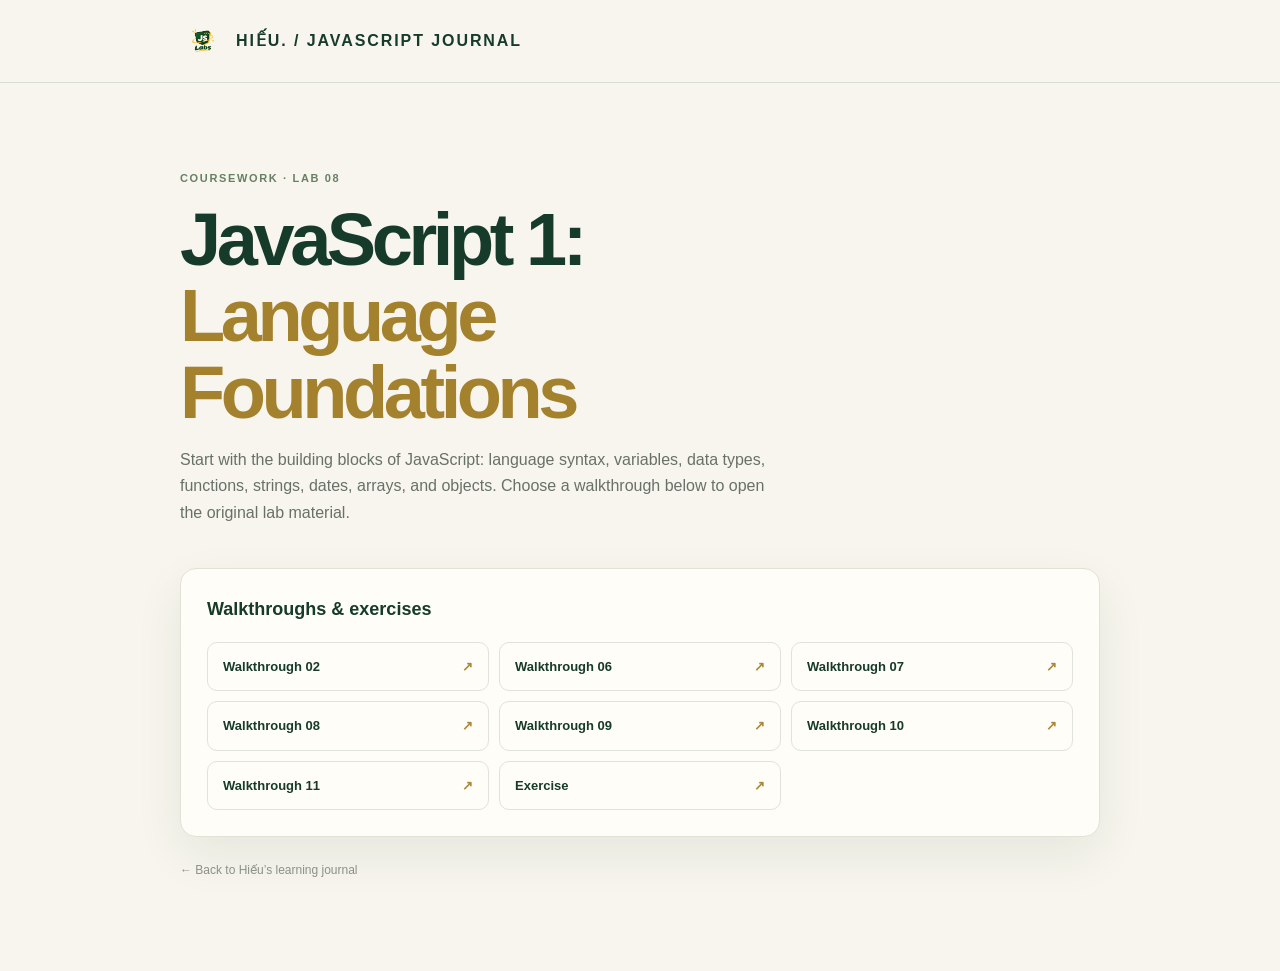
<file: ch08-lab-start-master/index.html>
<!doctype html>
<html lang="en"><head><meta charset="utf-8"><meta name="viewport" content="width=device-width,initial-scale=1"><meta name="theme-color" content="#173b2b"><title>Lab 08 — JavaScript 1: Language Foundations</title><style>:root{color-scheme:light;--green:#173b2b;--cream:#f7f5ed;--yellow:#f3c84b}*{box-sizing:border-box}body{margin:0;background:var(--cream);color:#1f2923;font:16px/1.65 'DM Sans',Arial,sans-serif}.wrap{width:min(920px,calc(100% - 40px));margin:auto}header{padding:22px 0;border-bottom:1px solid #d9ddd2}a{color:inherit;text-decoration:none}.brand{display:flex;align-items:center;gap:10px;font-weight:700;letter-spacing:.12em;color:var(--green)}.brand-logo{display:block;width:46px;height:38px;object-fit:contain}main{padding:75px 0 90px}.eyebrow{color:#668064;font-size:11px;font-weight:700;letter-spacing:.15em}h1{font:700 clamp(42px,8vw,74px)/1.03 'Arial',sans-serif;letter-spacing:-.06em;color:var(--green);max-width:720px;margin:15px 0}h1 span{color:#a4812d}.intro{max-width:610px;color:#687168}.panel{margin-top:42px;background:#fffdf7;border:1px solid #e3e1d4;border-radius:16px;padding:26px;box-shadow:0 18px 50px #20362812}.panel h2{margin:0 0 17px;color:var(--green);font-size:18px}.links{display:grid;grid-template-columns:repeat(auto-fit,minmax(210px,1fr));gap:10px}.links a{padding:13px 15px;border:1px solid #dfe3d9;border-radius:10px;color:var(--green);font-size:13px;font-weight:600;transition:.2s}.links a:hover{background:#f3eddb;border-color:#dfcf8a;transform:translateY(-2px)}.links span{color:#aa8839;float:right}footer{padding-top:24px;color:#8a9188;font-size:12px}@media(prefers-reduced-motion:reduce){*,*:before,*:after{scroll-behavior:auto!important;transition:none!important}}</style></head>
<body><header><div class="wrap"><a class="brand" href="../index.html"><img class="brand-logo" src="../images/logo.png" alt=""> HIẾU. / JAVASCRIPT JOURNAL</a></div></header><main class="wrap"><p class="eyebrow">COURSEWORK · LAB 08</p><h1>JavaScript 1:<br><span>Language Foundations</span></h1><p class="intro">Start with the building blocks of JavaScript: language syntax, variables, data types, functions, strings, dates, arrays, and objects. Choose a walkthrough below to open the original lab material.</p><section class="panel"><h2>Walkthroughs & exercises</h2><nav class="links" aria-label="Lab 08 pages"><a href="lab08-walkthrough02.html">Walkthrough 02 <span>↗</span></a><a href="lab08-walkthrough06.html">Walkthrough 06 <span>↗</span></a><a href="lab08-walkthrough07.html">Walkthrough 07 <span>↗</span></a><a href="lab08-walkthrough08.html">Walkthrough 08 <span>↗</span></a><a href="lab08-walkthrough09.html">Walkthrough 09 <span>↗</span></a><a href="lab08-walkthrough10.html">Walkthrough 10 <span>↗</span></a><a href="lab08-walkthrough11.html">Walkthrough 11 <span>↗</span></a><a href="exercise.html">Exercise <span>↗</span></a></nav></section><footer><a href="../index.html">← Back to Hiếu’s learning journal</a></footer></main></body></html>
</file>
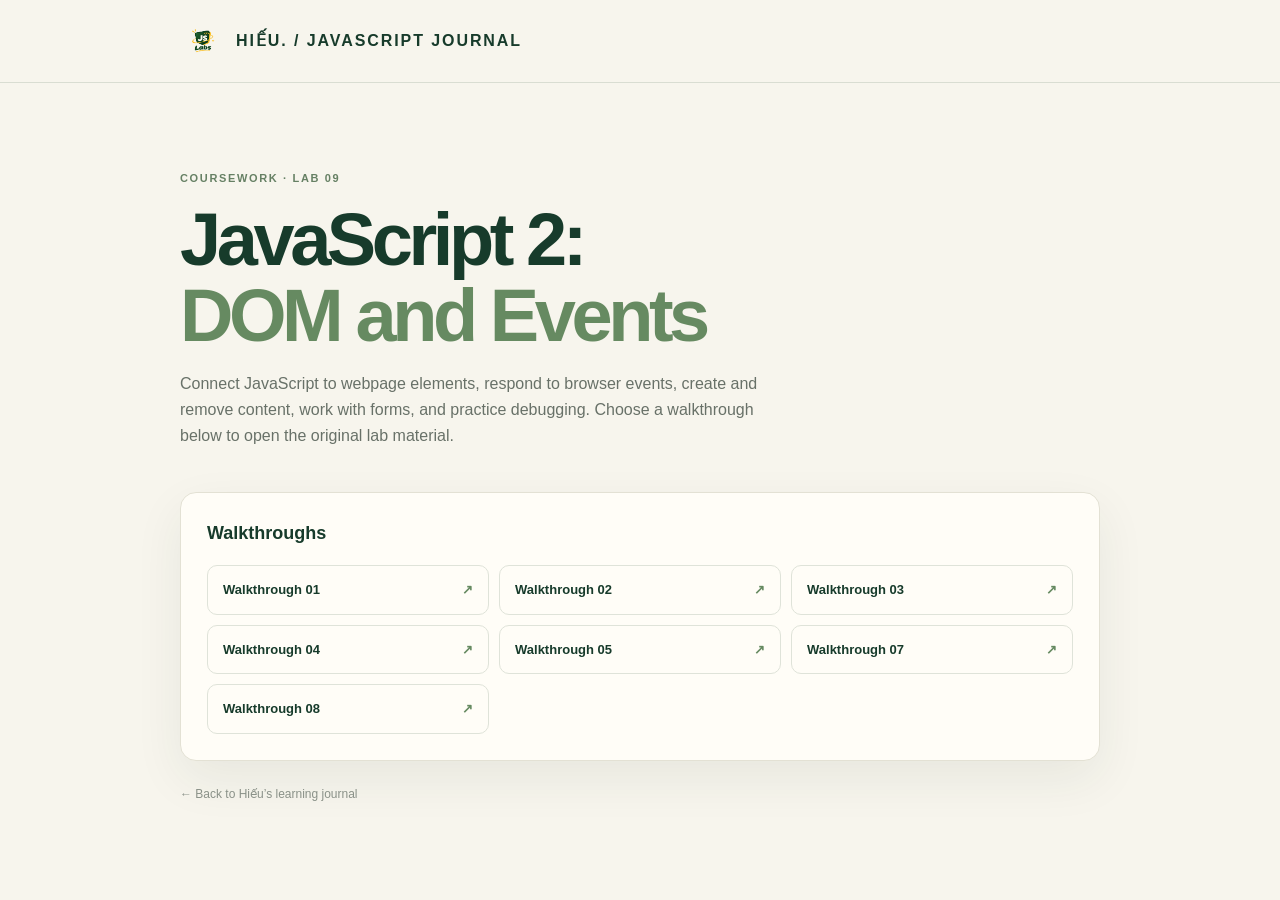
<file: ch09-lab-start-master/index.html>
<!doctype html>
<html lang="en"><head><meta charset="utf-8"><meta name="viewport" content="width=device-width,initial-scale=1"><meta name="theme-color" content="#173b2b"><title>Lab 09 — JavaScript 2: DOM and Events</title><style>:root{color-scheme:light;--green:#173b2b;--cream:#f7f5ed;--yellow:#f3c84b}*{box-sizing:border-box}body{margin:0;background:var(--cream);color:#1f2923;font:16px/1.65 'DM Sans',Arial,sans-serif}.wrap{width:min(920px,calc(100% - 40px));margin:auto}header{padding:22px 0;border-bottom:1px solid #d9ddd2}a{color:inherit;text-decoration:none}.brand{display:flex;align-items:center;gap:10px;font-weight:700;letter-spacing:.12em;color:var(--green)}.brand-logo{display:block;width:46px;height:38px;object-fit:contain}main{padding:75px 0 90px}.eyebrow{color:#668064;font-size:11px;font-weight:700;letter-spacing:.15em}h1{font:700 clamp(42px,8vw,74px)/1.03 'Arial',sans-serif;letter-spacing:-.06em;color:var(--green);max-width:720px;margin:15px 0}h1 span{color:#668a61}.intro{max-width:610px;color:#687168}.panel{margin-top:42px;background:#fffdf7;border:1px solid #e3e1d4;border-radius:16px;padding:26px;box-shadow:0 18px 50px #20362812}.panel h2{margin:0 0 17px;color:var(--green);font-size:18px}.links{display:grid;grid-template-columns:repeat(auto-fit,minmax(210px,1fr));gap:10px}.links a{padding:13px 15px;border:1px solid #dfe3d9;border-radius:10px;color:var(--green);font-size:13px;font-weight:600;transition:.2s}.links a:hover{background:#eaf0e5;border-color:#a9bea0;transform:translateY(-2px)}.links span{color:#668a61;float:right}footer{padding-top:24px;color:#8a9188;font-size:12px}@media(prefers-reduced-motion:reduce){*,:before,:after{scroll-behavior:auto!important;transition:none!important}}</style></head>
<body><header><div class="wrap"><a class="brand" href="../index.html"><img class="brand-logo" src="../images/logo.png" alt=""> HIẾU. / JAVASCRIPT JOURNAL</a></div></header><main class="wrap"><p class="eyebrow">COURSEWORK · LAB 09</p><h1>JavaScript 2:<br><span>DOM and Events</span></h1><p class="intro">Connect JavaScript to webpage elements, respond to browser events, create and remove content, work with forms, and practice debugging. Choose a walkthrough below to open the original lab material.</p><section class="panel"><h2>Walkthroughs</h2><nav class="links" aria-label="Lab 09 pages"><a href="lab09-walkthrough01.html">Walkthrough 01 <span>↗</span></a><a href="lab09-walkthrough02.html">Walkthrough 02 <span>↗</span></a><a href="lab09-walkthrough03.html">Walkthrough 03 <span>↗</span></a><a href="lab09-walkthrough04.html">Walkthrough 04 <span>↗</span></a><a href="lab09-walkthrough05.html">Walkthrough 05 <span>↗</span></a><a href="lab09-walkthrough07.html">Walkthrough 07 <span>↗</span></a><a href="lab09-walkthrough08.html">Walkthrough 08 <span>↗</span></a></nav></section><footer><a href="../index.html">← Back to Hiếu’s learning journal</a></footer></main></body></html>
</file>
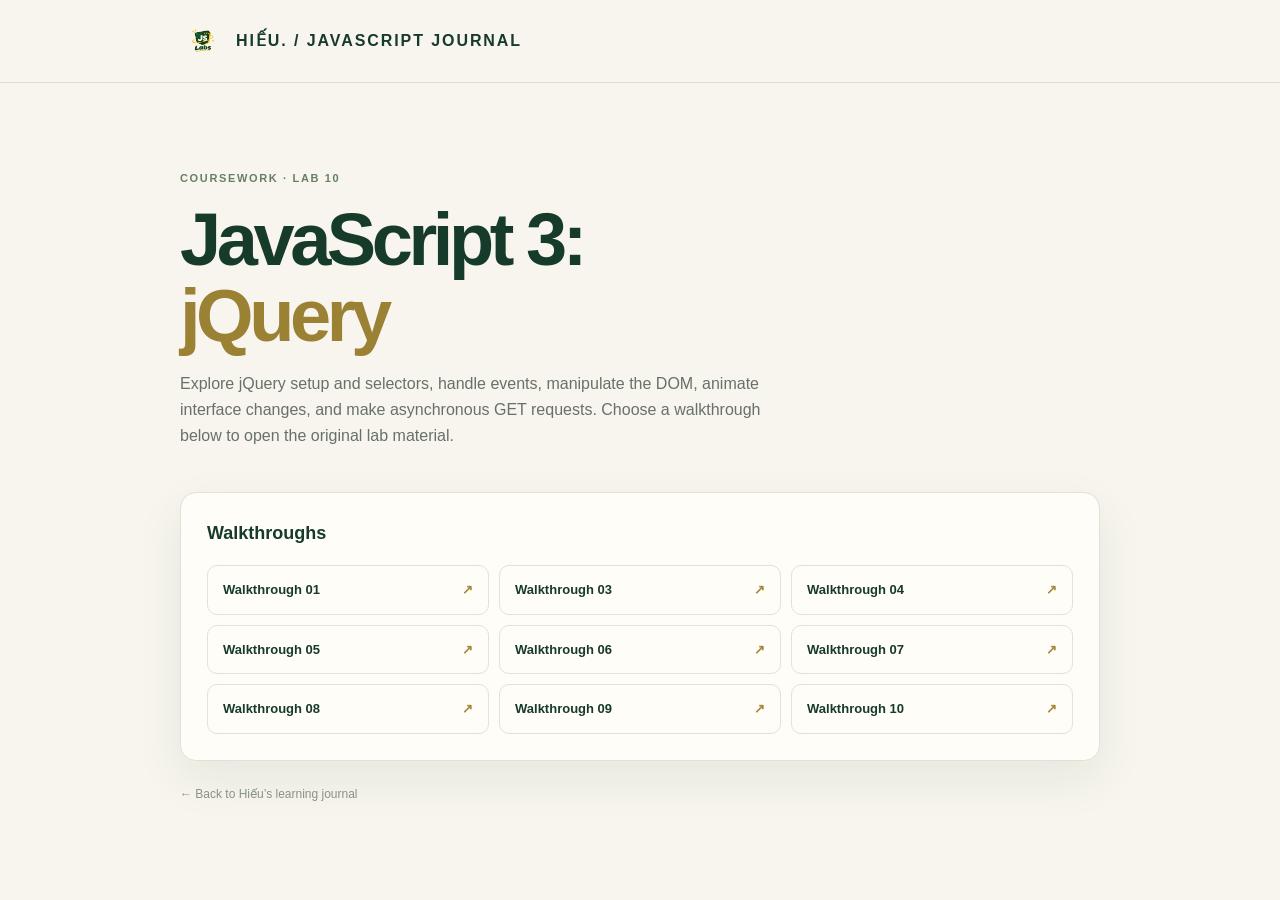
<file: ch10-lab-start-master/index.html>
<!doctype html>
<html lang="en"><head><meta charset="utf-8"><meta name="viewport" content="width=device-width,initial-scale=1"><meta name="theme-color" content="#173b2b"><title>Lab 10 — JavaScript 3: jQuery</title><style>:root{color-scheme:light;--green:#173b2b;--cream:#f7f5ed;--yellow:#f3c84b}*{box-sizing:border-box}body{margin:0;background:var(--cream);color:#1f2923;font:16px/1.65 'DM Sans',Arial,sans-serif}.wrap{width:min(920px,calc(100% - 40px));margin:auto}header{padding:22px 0;border-bottom:1px solid #d9ddd2}a{color:inherit;text-decoration:none}.brand{display:flex;align-items:center;gap:10px;font-weight:700;letter-spacing:.12em;color:var(--green)}.brand-logo{display:block;width:46px;height:38px;object-fit:contain}main{padding:75px 0 90px}.eyebrow{color:#668064;font-size:11px;font-weight:700;letter-spacing:.15em}h1{font:700 clamp(42px,8vw,74px)/1.03 'Arial',sans-serif;letter-spacing:-.06em;color:var(--green);max-width:720px;margin:15px 0}h1 span{color:#9b8134}.intro{max-width:610px;color:#687168}.panel{margin-top:42px;background:#fffdf7;border:1px solid #e3e1d4;border-radius:16px;padding:26px;box-shadow:0 18px 50px #20362812}.panel h2{margin:0 0 17px;color:var(--green);font-size:18px}.links{display:grid;grid-template-columns:repeat(auto-fit,minmax(210px,1fr));gap:10px}.links a{padding:13px 15px;border:1px solid #dfe3d9;border-radius:10px;color:var(--green);font-size:13px;font-weight:600;transition:.2s}.links a:hover{background:#e9eee1;border-color:#b4bf91;transform:translateY(-2px)}.links span{color:#a48738;float:right}footer{padding-top:24px;color:#8a9188;font-size:12px}@media(prefers-reduced-motion:reduce){*,:before,:after{scroll-behavior:auto!important;transition:none!important}}</style></head>
<body><header><div class="wrap"><a class="brand" href="../index.html"><img class="brand-logo" src="../images/logo.png" alt=""> HIẾU. / JAVASCRIPT JOURNAL</a></div></header><main class="wrap"><p class="eyebrow">COURSEWORK · LAB 10</p><h1>JavaScript 3:<br><span>jQuery</span></h1><p class="intro">Explore jQuery setup and selectors, handle events, manipulate the DOM, animate interface changes, and make asynchronous GET requests. Choose a walkthrough below to open the original lab material.</p><section class="panel"><h2>Walkthroughs</h2><nav class="links" aria-label="Lab 10 pages"><a href="lab10-walkthrough01.html">Walkthrough 01 <span>↗</span></a><a href="lab10-walkthrough03.html">Walkthrough 03 <span>↗</span></a><a href="lab10-walkthrough04.html">Walkthrough 04 <span>↗</span></a><a href="lab10-walkthrough05.html">Walkthrough 05 <span>↗</span></a><a href="lab10-walkthrough06.html">Walkthrough 06 <span>↗</span></a><a href="lab10-walkthrough07.html">Walkthrough 07 <span>↗</span></a><a href="lab10-walkthrough08.html">Walkthrough 08 <span>↗</span></a><a href="lab10-walkthrough09.html">Walkthrough 09 <span>↗</span></a><a href="lab10-walkthrough10.html">Walkthrough 10 <span>↗</span></a></nav></section><footer><a href="../index.html">← Back to Hiếu’s learning journal</a></footer></main></body></html>
</file>
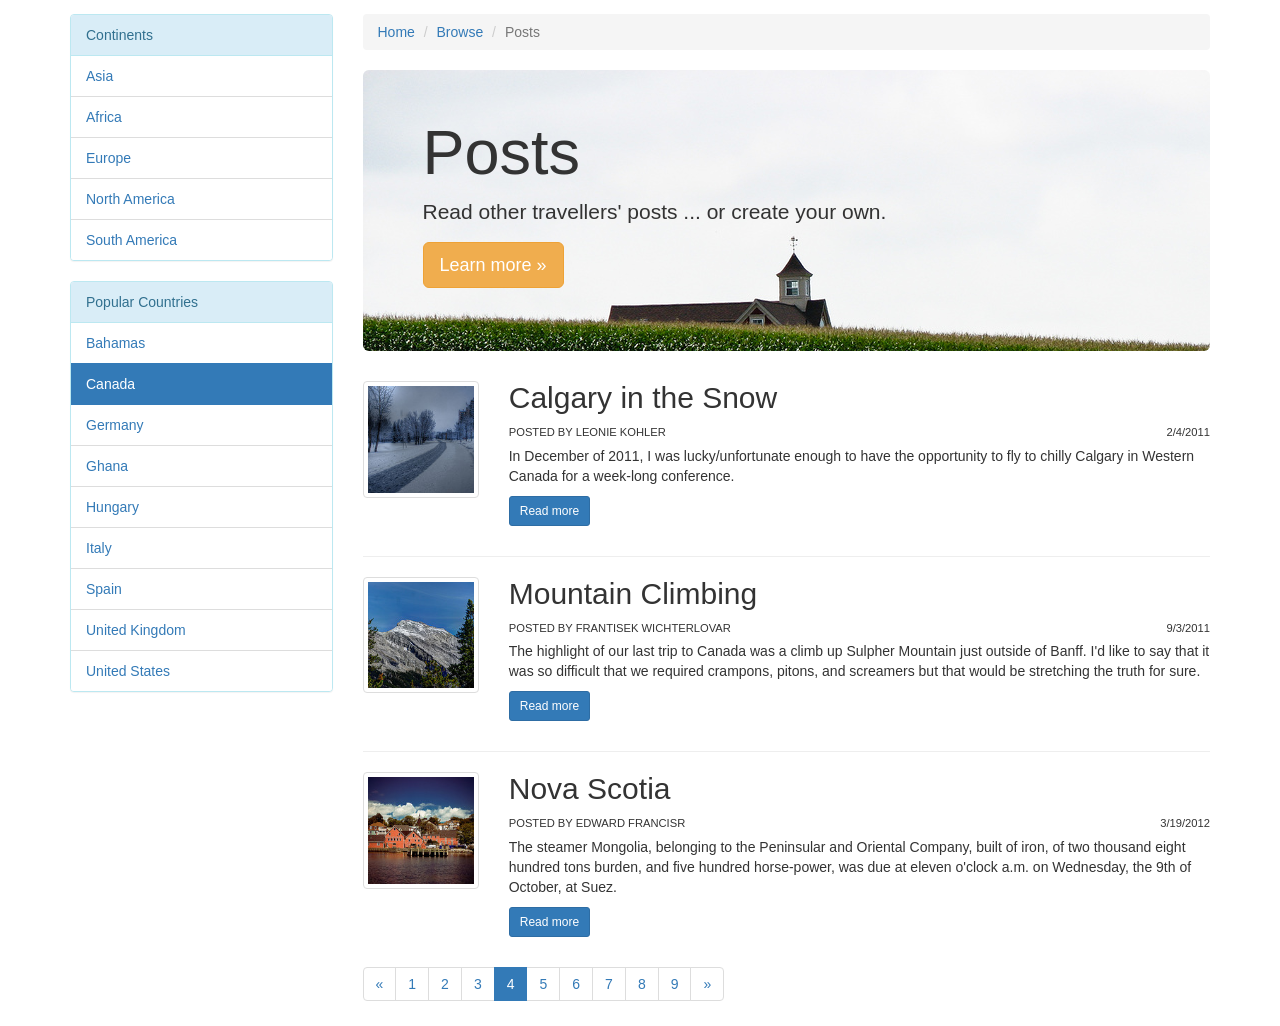
<file: ch08-lab-start-master/exercise.html>
<!DOCTYPE html>
<html lang="en">
<head>
    <meta charset="utf-8"/>  
	
    <!-- Latest compiled and minified CSS -->
    <link rel="stylesheet" href="https://maxcdn.bootstrapcdn.com/bootstrap/3.3.5/css/bootstrap.min.css">
    <link rel="stylesheet" href="css/theme.css">    
    
    <script type="text/javascript" language="javascript" src="js/travel-data.js"></script>    
</head>
<body>
    

   
<div class="container">  <!-- start main content container -->
   <div class="row">  <!-- start main content row -->
      <div class="col-md-3">  <!-- start left navigation rail column -->   
      
         <div class="panel panel-info">
           <div class="panel-heading">Continents</div>
           <ul class="list-group" id="continentsList"></ul>
         </div>  <!-- end continents panel -->  
         <div class="panel panel-info">
           <div class="panel-heading">Popular Countries</div>
           <ul class="list-group" id="countriesList"></ul>
         </div>  <!-- end countries panel -->       
      </div>  <!-- end left navigation rail --> 
      
      <div class="col-md-9">  <!-- start main content column -->
         <ol class="breadcrumb">
           <li><a href="#">Home</a></li>
           <li><a href="#">Browse</a></li>
           <li class="active">Posts</li>
         </ol>          
      
         <div class="jumbotron" id="postJumbo">
           <h1>Posts</h1>
           <p>Read other travellers' posts ... or create your own.</p>
           <p><a class="btn btn-warning btn-lg">Learn more &raquo;</a></p>
         </div>        
      
         <!-- start post summaries -->
         <div class="postlist">
         
           <div id="postSummaries"></div>
         </div>
        
      <ul class="pagination" id="pagination"></ul>
      
      </div>  <!-- end main content column -->
   </div>  <!-- end main content row -->
</div>   <!-- end main content container -->  
    
<script>
function addLinkList(list, targetId, activeValue) {
    var target = document.getElementById(targetId);
    list.forEach(function (value) {
        var item = document.createElement("li");
        item.className = "list-group-item" + (value === activeValue ? " active" : "");
        if (value !== activeValue) {
            var link = document.createElement("a");
            link.href = "#";
            link.textContent = value;
            item.appendChild(link);
        } else {
            item.textContent = value;
        }
        target.appendChild(item);
    });
}

function renderPosts(items) {
    var target = document.getElementById("postSummaries");
    items.forEach(function (post, index) {
        var row = document.createElement("div");
        row.className = "row";
        var imageColumn = document.createElement("div");
        imageColumn.className = "col-md-2";
        var imageLink = document.createElement("a");
        imageLink.href = "post.php?id=" + post.id;
        var image = document.createElement("img");
        image.src = "images/travel/" + post.thumb;
        image.alt = post.title;
        image.className = "img-thumbnail";
        imageLink.appendChild(image);
        imageColumn.appendChild(imageLink);

        var textColumn = document.createElement("div");
        textColumn.className = "col-md-10";
        var title = document.createElement("h2");
        title.textContent = post.title;
        var details = document.createElement("div");
        details.className = "details";
        details.appendChild(document.createTextNode("Posted by " + post.user));
        var date = document.createElement("span");
        date.className = "pull-right";
        date.textContent = post.postdate;
        details.appendChild(date);
        var excerpt = document.createElement("p");
        excerpt.className = "excerpt";
        excerpt.textContent = post.excerpt;
        var more = document.createElement("a");
        more.href = "post.php?id=" + post.id;
        more.className = "btn btn-primary btn-sm";
        more.textContent = "Read more";
        var moreParagraph = document.createElement("p");
        moreParagraph.appendChild(more);
        textColumn.appendChild(title);
        textColumn.appendChild(details);
        textColumn.appendChild(excerpt);
        textColumn.appendChild(moreParagraph);
        row.appendChild(imageColumn);
        row.appendChild(textColumn);
        target.appendChild(row);
        if (index < items.length - 1) target.appendChild(document.createElement("hr"));
    });
}

function renderPagination(pageCount, currentPage) {
    var target = document.getElementById("pagination");
    function addPage(label, page, active) {
        var item = document.createElement("li");
        if (active) item.className = "active";
        var link = document.createElement("a");
        link.href = "#";
        link.textContent = label;
        item.appendChild(link);
        target.appendChild(item);
    }
    addPage("«", Math.max(1, currentPage - 1), false);
    for (var page = 1; page <= pageCount; page++) addPage(String(page), page, page === currentPage);
    addPage("»", Math.min(pageCount, currentPage + 1), false);
}

addLinkList(continents, "continentsList");
addLinkList(countries, "countriesList", "Canada");
renderPosts(posts);
renderPagination(9, 4);
</script>
</body>
</html>
</file>
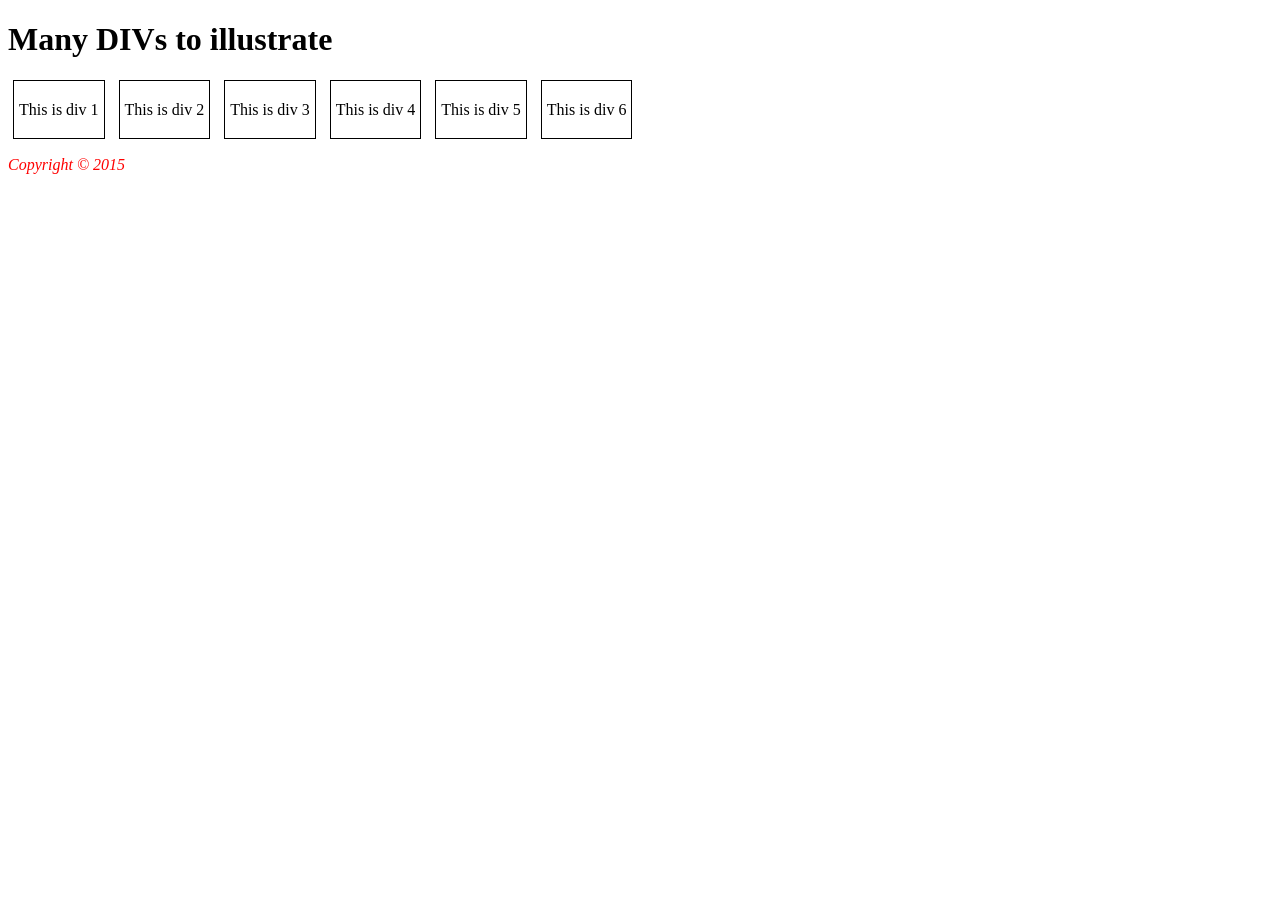
<file: ch08-lab-start-master/lab08-walkthrough02.html>
<!DOCTYPE html>
<html lang="en">
<head>
   <meta charset="utf-8">
   <title>DIV's DIV's Everywhere</title>
   <link rel="stylesheet" type="text/css" href="css/lab08.css" />
   <script>
      /* Your first script */
      alert("Hello World!");
   </script>
   
</head>
<body>
 
<header>
  <h1>Many DIVs to illustrate</h1>
</header>

<div class='movingDiv' id='div1'>This is div 1</div>
<div class='movingDiv' id='div2'>This is div 2</div>
<div class='movingDiv' id='div3'>This is div 3</div>
<div class='movingDiv' id='div4'>This is div 4</div>
<div class='movingDiv' id='div5'>This is div 5</div>
<div class='movingDiv' id='div6'>This is div 6</div>


<footer>
  <p><em>Copyright &copy; 2015</em></p>
</footer>
</body>
</html>
</file>
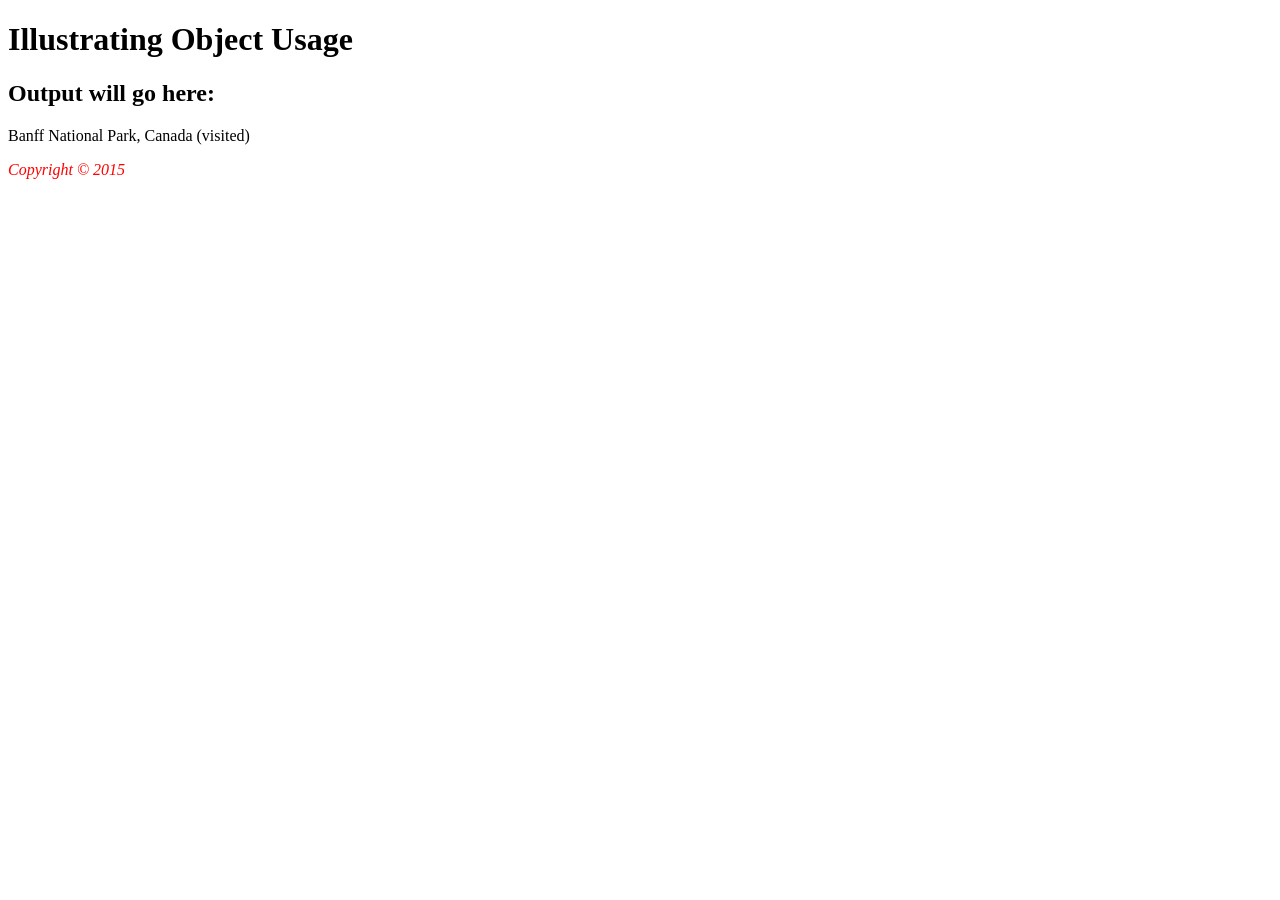
<file: ch08-lab-start-master/lab08-walkthrough06.html>
<!DOCTYPE html>
<html lang="en">
<head>
   <meta charset="utf-8">
   <title>Lab 8</title>
   <link rel="stylesheet" type="text/css" href="css/lab08.css" />

</head>
<body>
   

   
<header>
  <h1>Illustrating Object Usage</h1>
</header>

<h2>Output will go here:</h2>

<script type="text/javascript" language="javascript" src="js/lab08-walkthrough06.js"></script>

<footer>
  <p><em>Copyright &copy; 2015</em></p>
</footer>
</body>
</html>
</file>
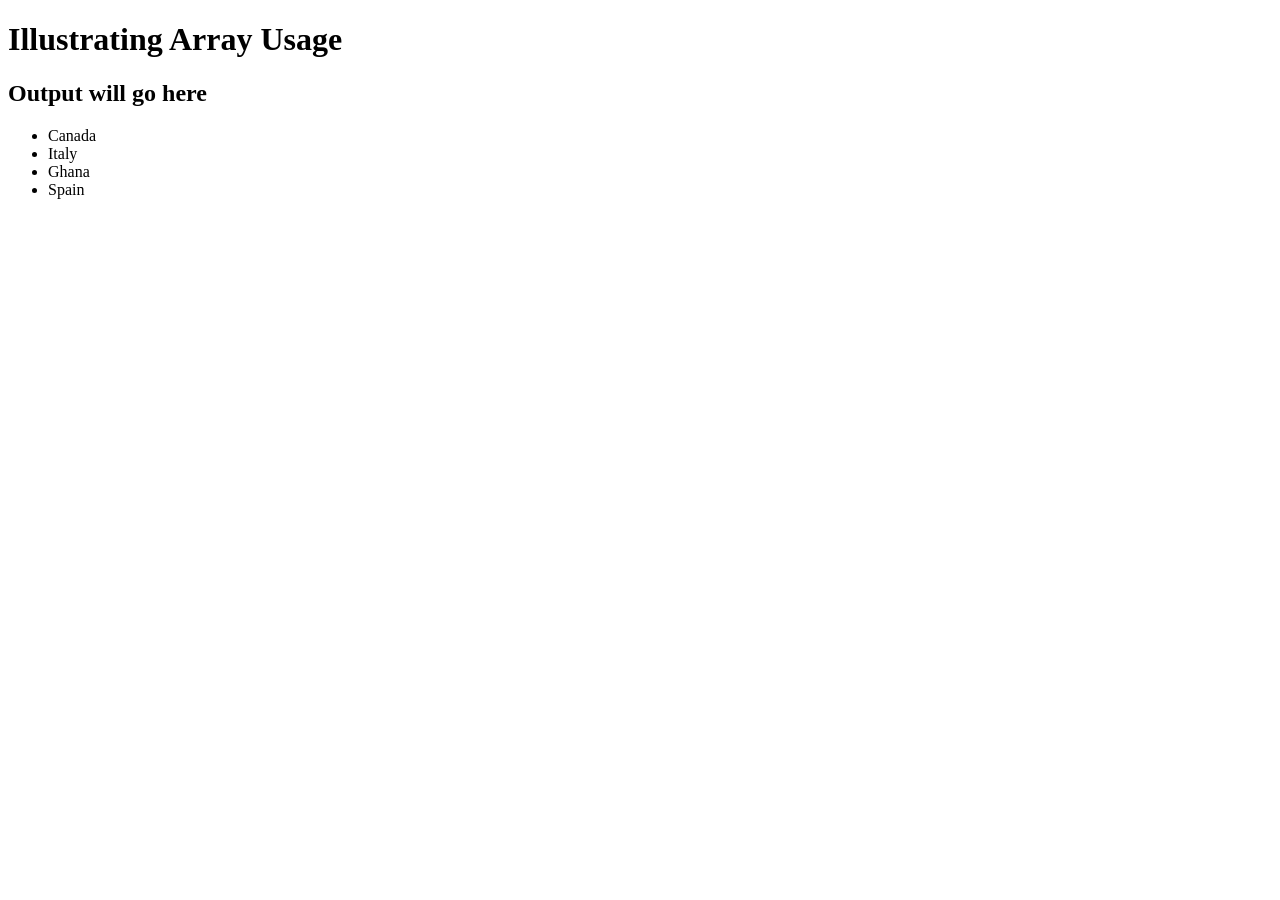
<file: ch08-lab-start-master/lab08-walkthrough07.html>
<!DOCTYPE html>
<html lang="en">
<head>
   <meta charset="utf-8">
   <title>Lab 8</title>
   <link rel="stylesheet" type="text/css" href="css/lab08.css" />

</head>
<body>
<header>
  <h1>Illustrating Array Usage</h1>
</header>

    <h2>Output will go here</h2>

   <script type="text/javascript" language="javascript" src="js/lab08-walkthrough07.js"></script>

</body>
</html>
</file>
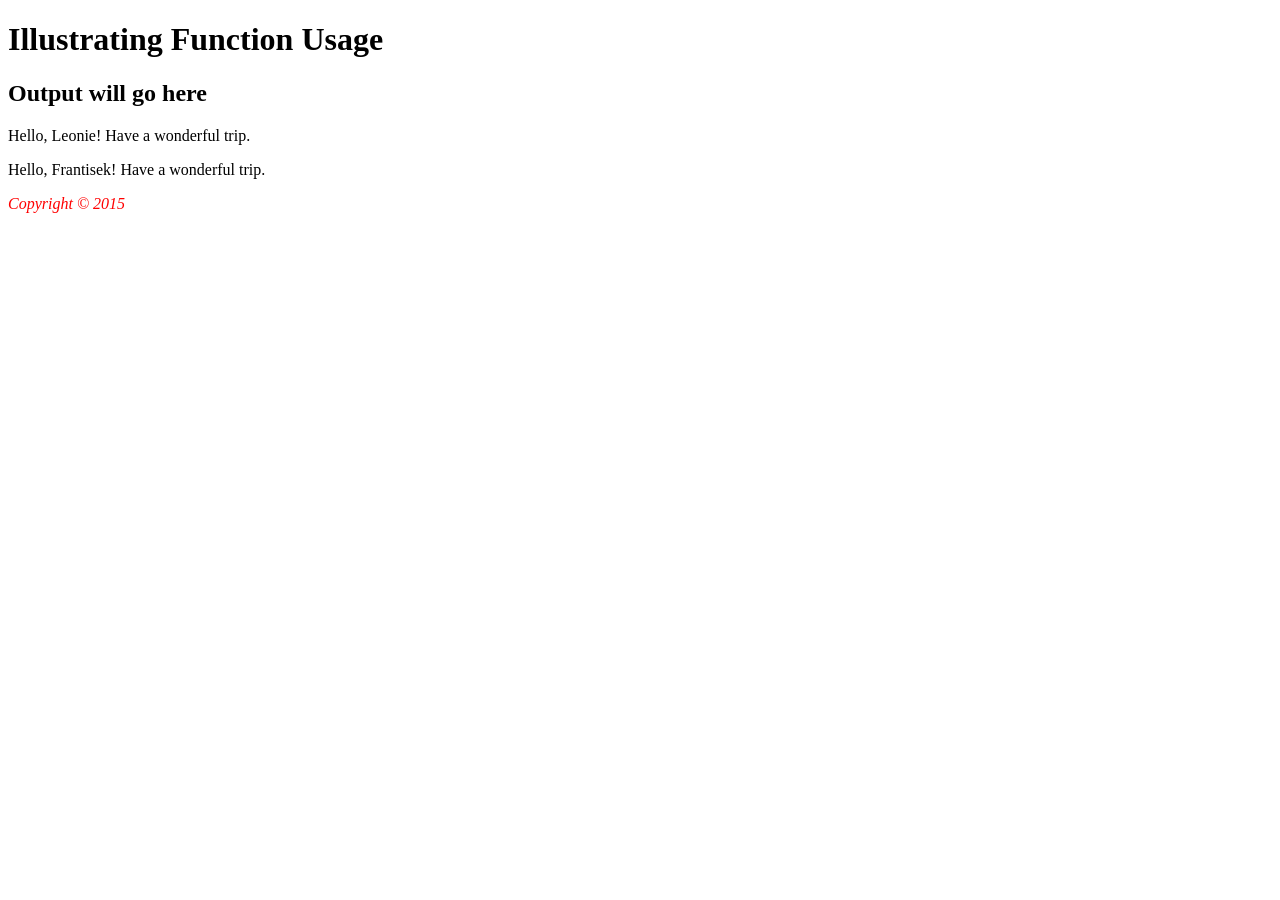
<file: ch08-lab-start-master/lab08-walkthrough08.html>
<!DOCTYPE html>
<html lang="en">
<head>
   <meta charset="utf-8">
   <title>Lab 8</title>
   <link rel="stylesheet" type="text/css" href="css/lab08.css" />
   <script type="text/javascript" language="javascript" src="js/lab08-walkthrough08.js"></script>
</head>
<body>
<header>
  <h1>Illustrating Function Usage</h1>
</header>

<h2>Output will go here</h2>

<script>
   showGreeting("Leonie");
   showGreeting("Frantisek");
</script>

<footer>
  <p><em>Copyright &copy; 2015</em></p>
</footer>
</body>
</html>
</file>
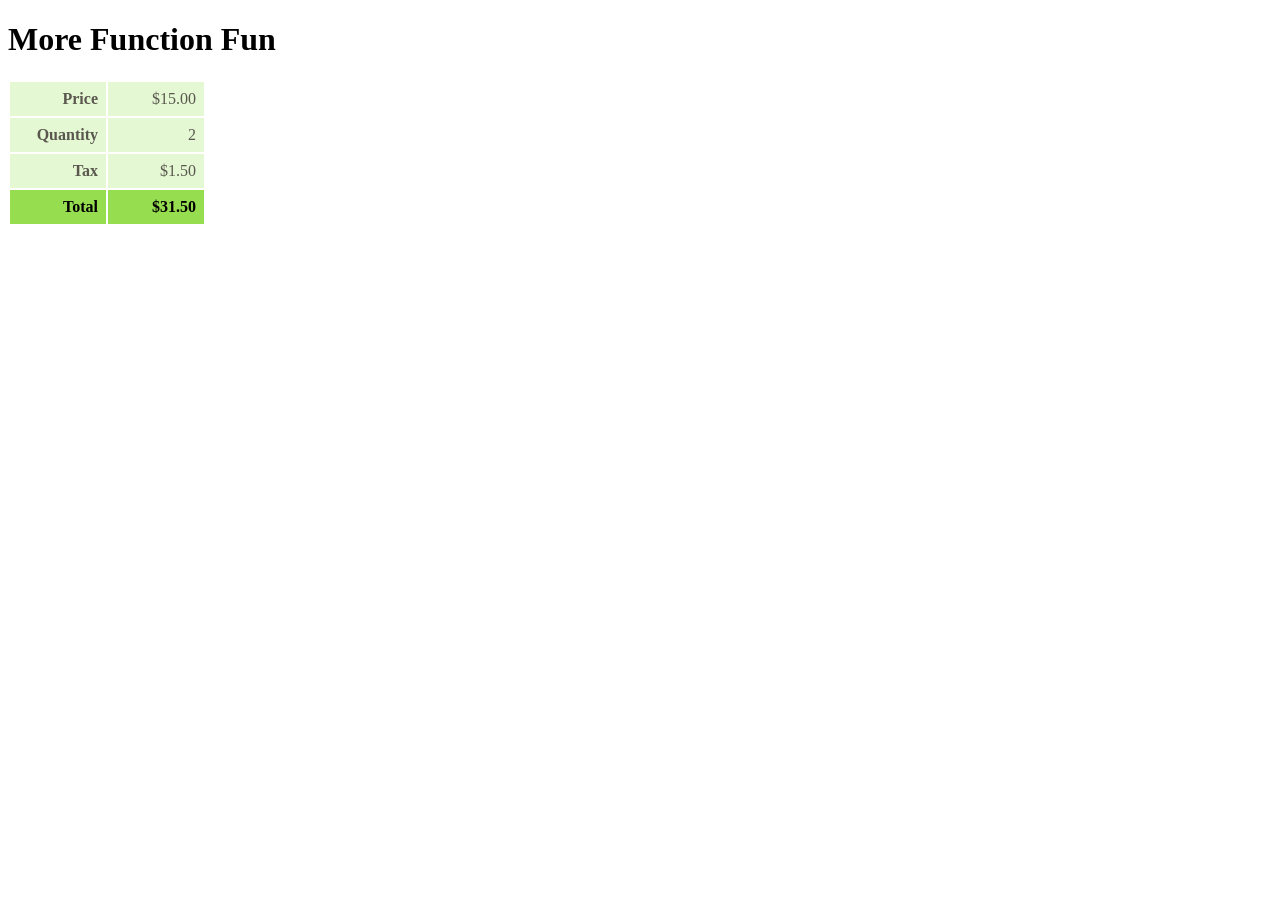
<file: ch08-lab-start-master/lab08-walkthrough09.html>
<!DOCTYPE html>
<html lang="en">
<head>
   <meta charset="utf-8">
   <title>Lab 8</title>
   <link rel="stylesheet" type="text/css" href="css/lab08.css" />
   <script type="text/javascript" language="javascript" src="js/lab08-walkthrough09.js"></script>
</head>
<body>
<header>
  <h1>More Function Fun</h1>
</header>

<table class="cart">
   <tr class="normal">
      <th>Price</th>
      <td>$15.00</td>                  
   </tr> 
   <tr class="normal">
      <th>Quantity</th>
      <td>2</td>
   </tr>  
   <tr class="normal">
      <th>Tax</th>
      <td>$1.50</td>
   </tr>
   <tr class="total">
      <th>Total</th>
      <td>
      <script>
         document.write("$" + calculateTotal(15, 2, 1.50).toFixed(2));
      </script>
      </td>
   </tr>
</table>


</body>
</html>
</file>
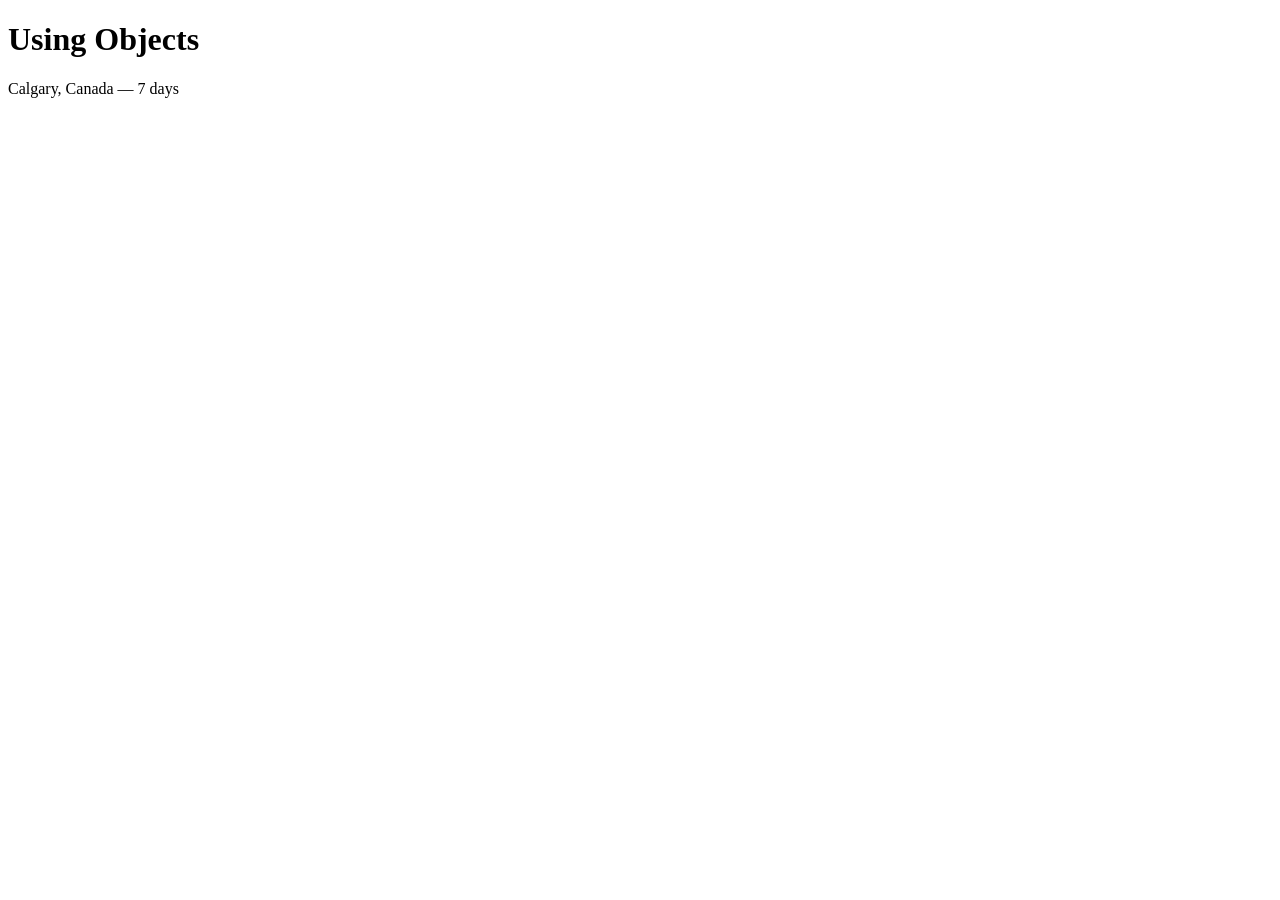
<file: ch08-lab-start-master/lab08-walkthrough10.html>
<!DOCTYPE html>
<html lang="en">
<head>
   <meta charset="utf-8">
   <title>Lab 8</title>
   <link rel="stylesheet" type="text/css" href="css/lab08.css" />
   
</head>
<body>
<header>
  <h1>Using Objects</h1>
</header>

<script type="text/javascript" language="javascript" src="js/lab08-walkthrough10.js"></script>

</body>
</html>
</file>
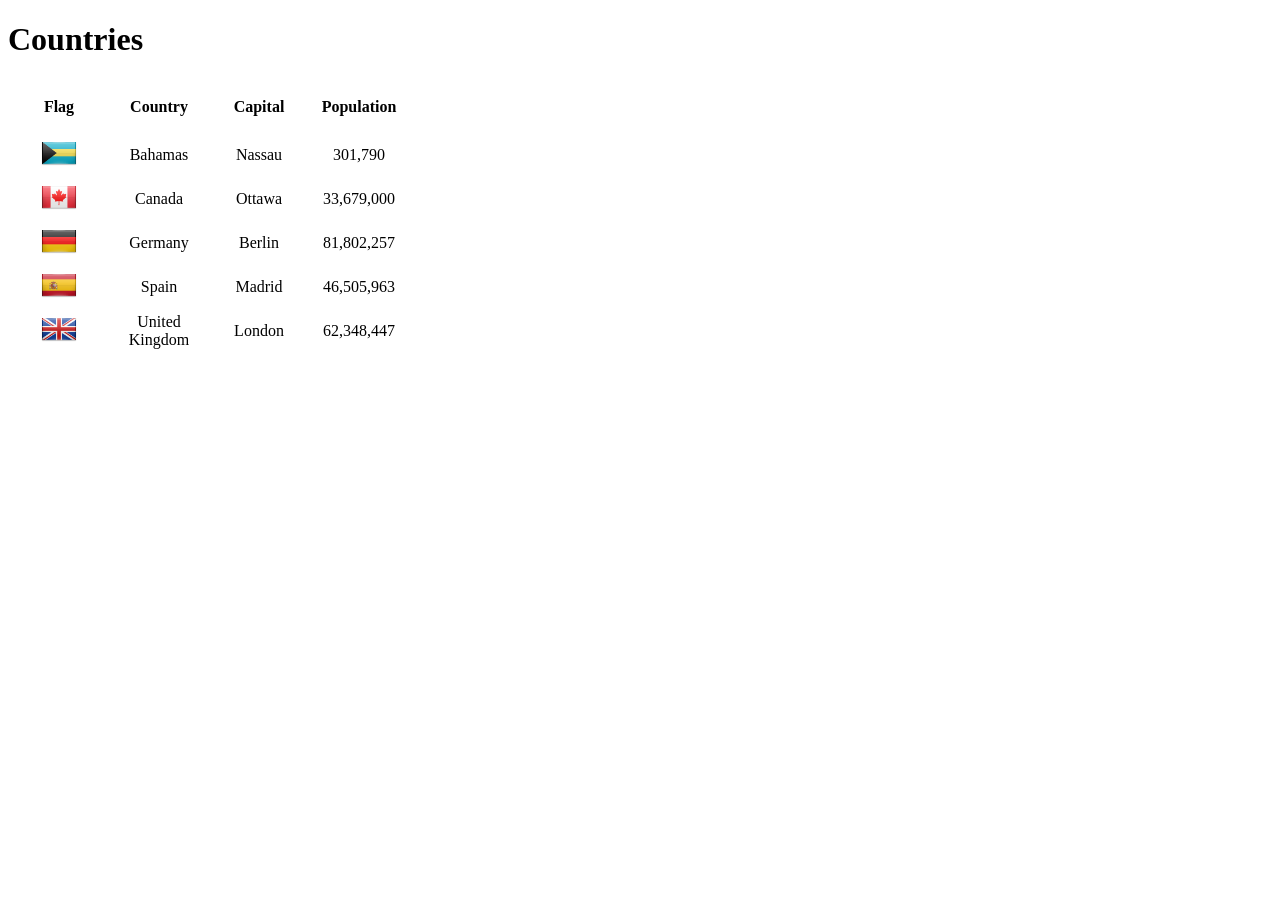
<file: ch08-lab-start-master/lab08-walkthrough11.html>
<!DOCTYPE html>
<html lang="en">
<head>
   <meta charset="utf-8">
   <title>Lab 8</title>
   <link rel="stylesheet" type="text/css" href="css/lab08.css" />
   
</head>
<body>

<script type="text/javascript" language="javascript" src="js/lab08-walkthrough11.js"></script>

</body>
</html>
</file>
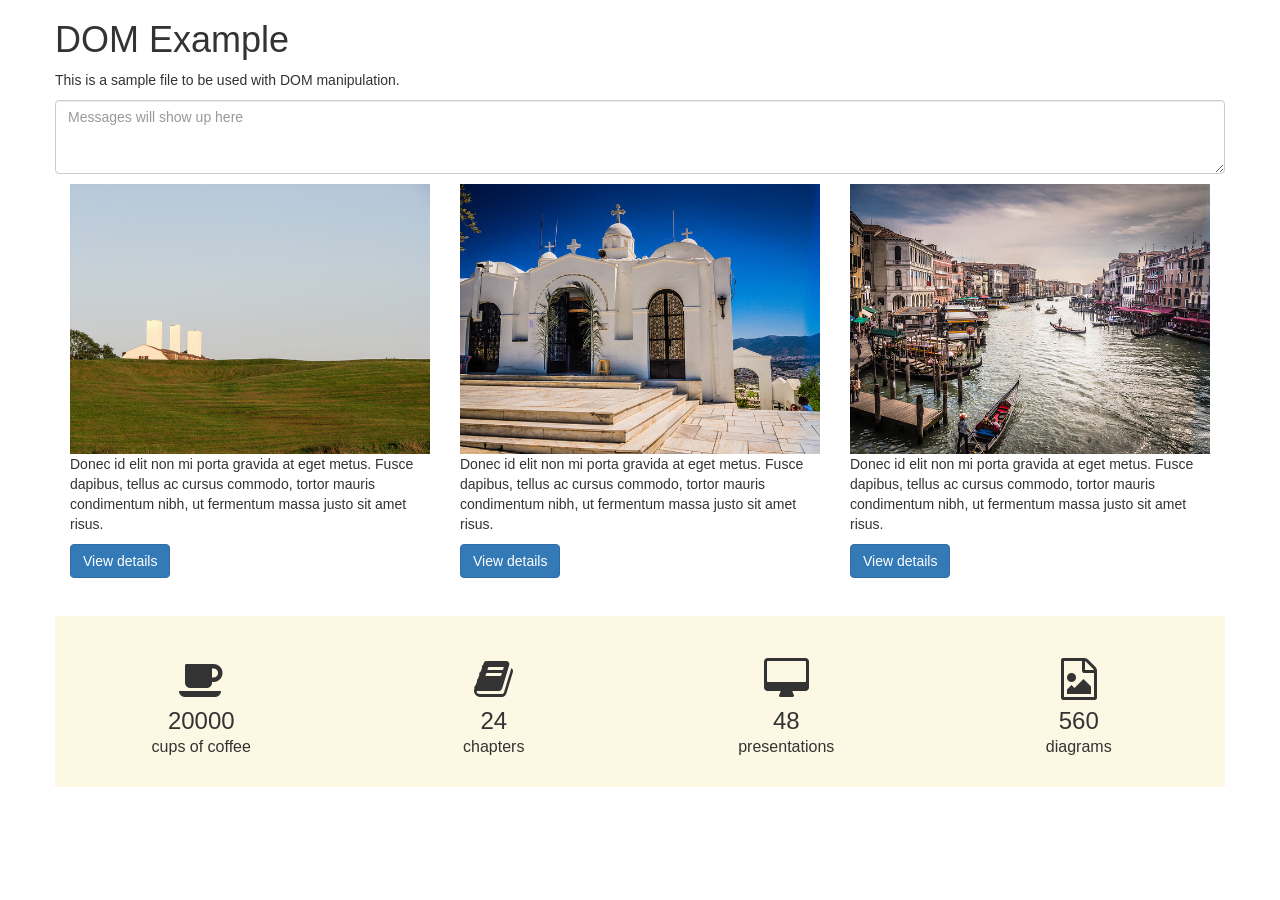
<file: ch09-lab-start-master/lab09-walkthrough01.html>
<!DOCTYPE html>
<html>
<head>
    <meta charset="utf-8"/>  
    <title>Lab 9</title>
    <!-- Latest compiled and minified CSS -->
    <link rel="stylesheet" href="https://maxcdn.bootstrapcdn.com/bootstrap/3.3.5/css/bootstrap.min.css">

    <link rel="stylesheet" href="https://maxcdn.bootstrapcdn.com/font-awesome/4.4.0/css/font-awesome.min.css">
    
    <link rel="stylesheet" href="css/lab09.css">
</head>
<body>

<div class="container">
    <div class="row" id="first">
        <h1 id="pageTitle">DOM Example</h1>
        <p>This is a sample file to be used with DOM manipulation.</p>   
        <p><textarea class="form-control" rows="3" id="msgArea" placeholder="Messages will show up here"></textarea></p>
    </div>
    
    
    <div class="row" id="stories">
        <div class="col-md-4">
              <img src="images/5857298322.jpg" class="img-responsive">            
              <p>Donec id elit non mi porta gravida at eget metus. Fusce dapibus, tellus ac cursus commodo, tortor mauris condimentum nibh, ut fermentum massa justo sit amet risus.  </p>
              <p><button class="btn btn-primary" type="button">View details</button></p>

        </div>
        <div class="col-md-4">
            <img src="images/8710320515.jpg" class="img-responsive">  
            <p>Donec id elit non mi porta gravida at eget metus. Fusce dapibus, tellus ac cursus commodo, tortor mauris condimentum nibh, ut fermentum massa justo sit amet risus.  </p>
            <p><button class="btn btn-primary" type="button">View details</button></p>
        </div>
        <div class="col-md-4">
            <img src="images/9494464567.jpg" class="img-responsive">  
            <p>Donec id elit non mi porta gravida at eget metus. Fusce dapibus, tellus ac cursus commodo, tortor mauris condimentum nibh, ut fermentum massa justo sit amet risus. </p>
            <p><button class="btn btn-primary" type="button">View details</button></p>
        </div>
    </div>  <!-- end stories row -->
  
  
    <div class="row" id="features">
        <ul class="list-unstyled">
            <li>
                <div class="col-md-3 ">
                    <div class="center-icons">
                        <i class="fa fa-coffee fa-3x"></i> 
                        <div class="count-number">20000</div>
                        <span class="count-title">cups of coffee</span>
                    </div>
                </div>                
            </li>
            <li>
                <div class="col-md-3 ">
                    <div class="center-icons">
                        <i class="fa fa-book fa-3x"></i> 
                        <div class="count-number">24</div>
                        <span class="count-title">chapters</span>
                    </div>
                </div>                
            </li>
            <li>
                <div class="col-md-3 ">
                    <div class="center-icons">
                        <i class="fa fa-desktop fa-3x"></i> 
                        <div class="count-number">48</div>
                        <span class="count-title">presentations</span>
                    </div>
                </div>                
            </li>
            <li>
                <div class="col-md-3 ">
                    <div class="center-icons">
                        <i class="fa fa-file-image-o fa-3x"></i> 
                        <div class="count-number">560</div>
                        <span class="count-title">diagrams</span>
                    </div>
                </div>                
            </li>                                    
        </ul>
    </div> <!-- end features row -->


</div> <!-- end container -->

<script type="text/javascript" language="javascript" src="js/lab09-walkthrough01.js"></script>

</body>
</html>
</file>
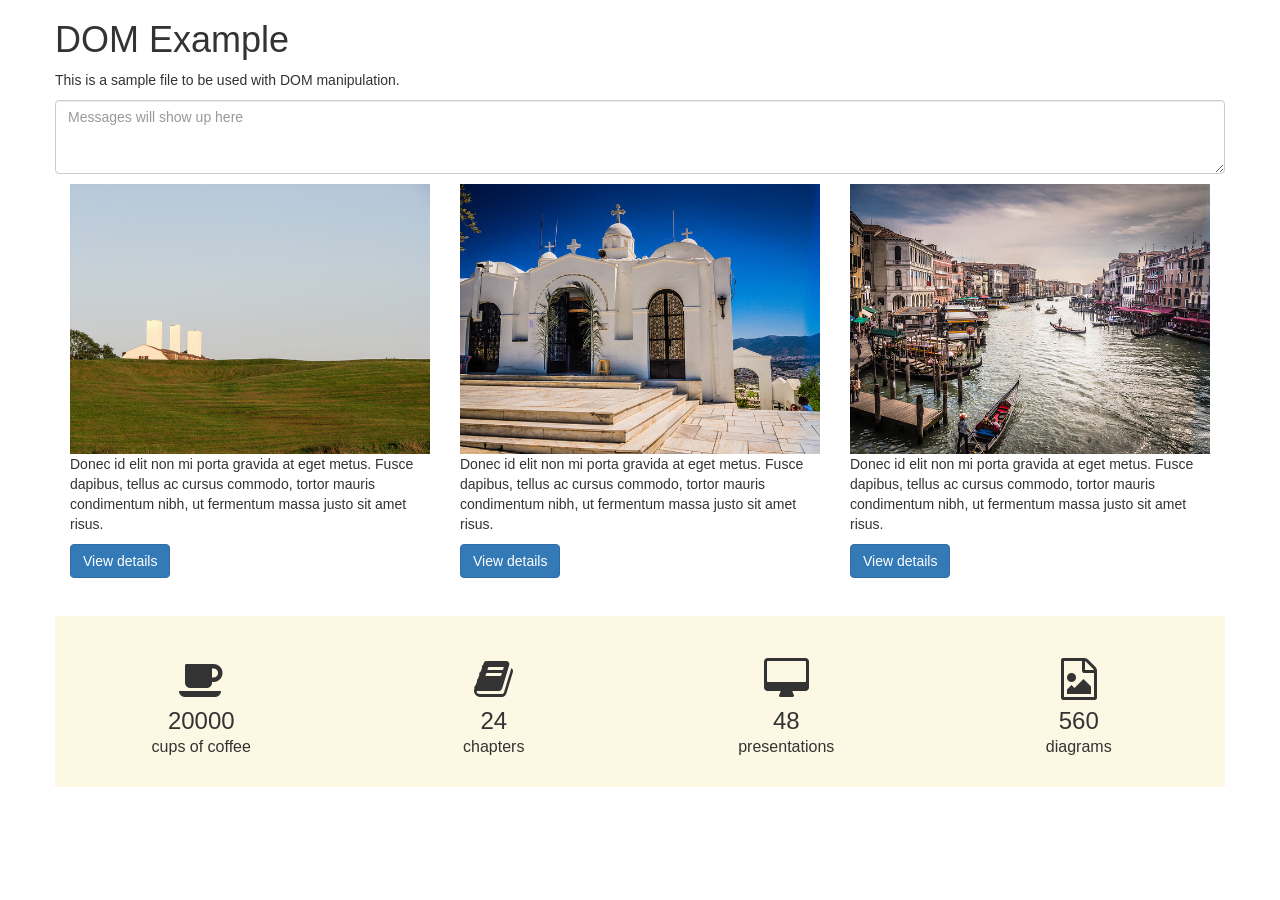
<file: ch09-lab-start-master/lab09-walkthrough02.html>
<!DOCTYPE html>
<html>
<head>
    <meta charset="utf-8"/>  
	<title>Lab 9</title>
    <!-- Latest compiled and minified CSS -->
    <link rel="stylesheet" href="https://maxcdn.bootstrapcdn.com/bootstrap/3.3.5/css/bootstrap.min.css">

    <link rel="stylesheet" href="https://maxcdn.bootstrapcdn.com/font-awesome/4.4.0/css/font-awesome.min.css">
    
    <link rel="stylesheet" href="css/lab09.css">
</head>
<body>

<div class="container">
    <div class="row" id="first">
        <h1 id="pageTitle">DOM Example</h1>
        <p>This is a sample file to be used with DOM manipulation.</p>   
        <p><textarea class="form-control" rows="3" id="msgArea" placeholder="Messages will show up here"></textarea></p>
    </div>
    
    
    <div class="row" id="stories">
        <div class="col-md-4">
              <img src="images/5857298322.jpg" class="img-responsive">            
              <p>Donec id elit non mi porta gravida at eget metus. Fusce dapibus, tellus ac cursus commodo, tortor mauris condimentum nibh, ut fermentum massa justo sit amet risus.  </p>
              <p><button class="btn btn-primary" type="button">View details</button></p>

        </div>
        <div class="col-md-4">
            <img src="images/8710320515.jpg" class="img-responsive">  
            <p>Donec id elit non mi porta gravida at eget metus. Fusce dapibus, tellus ac cursus commodo, tortor mauris condimentum nibh, ut fermentum massa justo sit amet risus.  </p>
            <p><button class="btn btn-primary" type="button">View details</button></p>
        </div>
        <div class="col-md-4">
            <img src="images/9494464567.jpg" class="img-responsive">  
            <p>Donec id elit non mi porta gravida at eget metus. Fusce dapibus, tellus ac cursus commodo, tortor mauris condimentum nibh, ut fermentum massa justo sit amet risus. </p>
            <p><button class="btn btn-primary" type="button">View details</button></p>
        </div>
    </div>  <!-- end stories row -->
  
  
    <div class="row" id="features">
        <ul class="list-unstyled">
            <li>
                <div class="col-md-3 ">
                    <div class="center-icons">
                        <i class="fa fa-coffee fa-3x"></i> 
                        <div class="count-number">20000</div>
                        <span class="count-title">cups of coffee</span>
                    </div>
                </div>                
            </li>
            <li>
                <div class="col-md-3 ">
                    <div class="center-icons">
                        <i class="fa fa-book fa-3x"></i> 
                        <div class="count-number">24</div>
                        <span class="count-title">chapters</span>
                    </div>
                </div>                
            </li>
            <li>
                <div class="col-md-3 ">
                    <div class="center-icons">
                        <i class="fa fa-desktop fa-3x"></i> 
                        <div class="count-number">48</div>
                        <span class="count-title">presentations</span>
                    </div>
                </div>                
            </li>
            <li>
                <div class="col-md-3 ">
                    <div class="center-icons">
                        <i class="fa fa-file-image-o fa-3x"></i> 
                        <div class="count-number">560</div>
                        <span class="count-title">diagrams</span>
                    </div>
                </div>                
            </li>                                    
        </ul>
    </div> <!-- end features row -->


</div> <!-- end container -->

<script type="text/javascript" language="javascript" src="js/lab09-walkthrough02.js"></script>

</body>
</html>
</file>
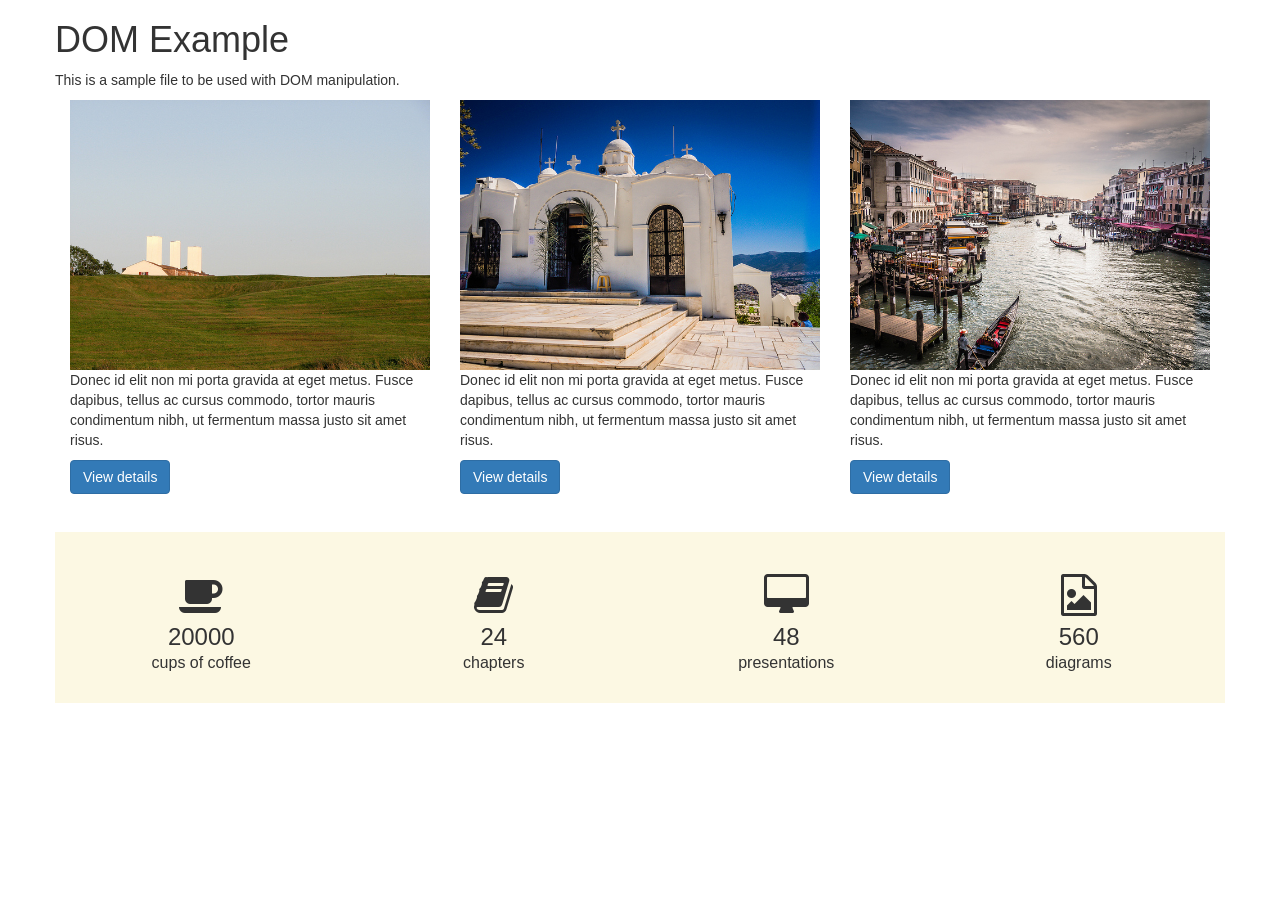
<file: ch09-lab-start-master/lab09-walkthrough03.html>
<!DOCTYPE html>
<html>
<head>
    <meta charset="utf-8"/>  
	<title>Lab 9</title>
    <!-- Latest compiled and minified CSS -->
    <link rel="stylesheet" href="https://maxcdn.bootstrapcdn.com/bootstrap/3.3.5/css/bootstrap.min.css">

    <link rel="stylesheet" href="https://maxcdn.bootstrapcdn.com/font-awesome/4.4.0/css/font-awesome.min.css">
    
    <link rel="stylesheet" href="css/lab09.css">
</head>
<body>

<div class="container">
    <div class="row" id="first">
        <h1 id="pageTitle">DOM Example</h1>
        <p>This is a sample file to be used with DOM manipulation.</p>   
    </div>
    
    
    <div class="row" id="stories">
        <div class="col-md-4">
              <img src="images/5857298322.jpg" class="img-responsive">            
              <p>Donec id elit non mi porta gravida at eget metus. Fusce dapibus, tellus ac cursus commodo, tortor mauris condimentum nibh, ut fermentum massa justo sit amet risus.  </p>
              <p><button class="btn btn-primary" type="button">View details</button></p>

        </div>
        <div class="col-md-4">
            <img src="images/8710320515.jpg" class="img-responsive">  
            <p>Donec id elit non mi porta gravida at eget metus. Fusce dapibus, tellus ac cursus commodo, tortor mauris condimentum nibh, ut fermentum massa justo sit amet risus.  </p>
            <p><button class="btn btn-primary" type="button">View details</button></p>
        </div>
        <div class="col-md-4">
            <img src="images/9494464567.jpg" class="img-responsive">  
            <p>Donec id elit non mi porta gravida at eget metus. Fusce dapibus, tellus ac cursus commodo, tortor mauris condimentum nibh, ut fermentum massa justo sit amet risus. </p>
            <p><button class="btn btn-primary" type="button">View details</button></p>
        </div>
    </div>  <!-- end stories row -->
  
  
    <div class="row" id="features">
        <ul id="iconList" class="list-unstyled">
            <li>
                <div class="col-md-3 ">
                    <div class="center-icons">
                        <i class="fa fa-coffee fa-3x"></i> 
                        <div class="count-number">20000</div>
                        <span class="count-title">cups of coffee</span>
                    </div>
                </div>                
            </li>
            <li id="deleteThisOne">
                <div class="col-md-3 ">
                    <div class="center-icons">
                        <i class="fa fa-book fa-3x"></i> 
                        <div class="count-number">24</div>
                        <span class="count-title">chapters</span>
                    </div>
                </div>                
            </li>
            <li>
                <div class="col-md-3 ">
                    <div class="center-icons">
                        <i class="fa fa-desktop fa-3x"></i> 
                        <div class="count-number">48</div>
                        <span class="count-title">presentations</span>
                    </div>
                </div>                
            </li>
            <li>
                <div class="col-md-3 ">
                    <div class="center-icons">
                        <i class="fa fa-file-image-o fa-3x"></i> 
                        <div class="count-number">560</div>
                        <span class="count-title">diagrams</span>
                    </div>
                </div>                
            </li>                                    
        </ul>
    </div> <!-- end features row -->


</div> <!-- end container -->

<script type="text/javascript" language="javascript" src="js/lab09-walkthrough03.js"></script>

</body>
</html>
</file>
<file: ch08-lab-start-master/css/theme.css>
body {

}

div#topHeaderRow {
  background-color: #34495e;
  height: 3em;
  font-size: 0.8em;
  color: #34495e;
  padding-top: 1em;
}
div#topHeaderRow  a:link { 
  color: #BBBBBB ;
}

footer {
  background-color: #34495e;
     color: white;
}

footer a:link {
   color: #a3d2f1;
}



#postJumbo {
   background-image: url(post-background.jpg);
}
#postJumbo h1 {
   margin-top: 0;
}

.postlist h2 {
  margin-top: 0; 
}

.postlist div.details {
  text-transform: uppercase;
  font-size: 0.8em;
}

.postlist p.excerpt {
  margin-top: 0.4em;
}

.container { margin-top: 1em; }
</file>
<file: ch08-lab-start-master/css/lab08.css>
.movingDiv{
border: solid 1px black;
position:relative;
margin:30px 5px;
padding:20px 5px;
width:30%;
display:inline;
line-height:60px;
}

fieldset{
border: solid 1px #777777;
}

.required{
background-color:#EEEE55;
}

th {
    width: 6em;
    height: 3em;
    text-align: center;
}

td {
    width: 6em;
    height: 2em;
    text-align: center;
}

em { color: red; font-style: italic; }

tr.normal {
    
    background-color: #E4F8D3;    
}
tr.normal td, tr.normal th, tr.total th, tr.total td {
    text-align: right;    
    width: 5em;
    height: 0.75em;
    padding: 0.5em;
    color: #5A574E;
}

tr.total {     
    background-color: #96DD4F;
}

tr.total th, tr.total td {
        font-weight: bold;
    color: #000000;
}

.box {
    width:20em;
    margin:  20px auto;
    padding: 0.5em;
    -webkit-box-shadow: 0px 0px 5px rgba(0,0,0,.8);
    -moz-box-shadow: 0px 0px 5px rgba(0,0,0,.8);
    box-shadow: 0px 0px 5px rgba(0,0,0,.8);
    background-color:#fff ; 
    text-align: left;
}

.boxImg { 
    float: left; 
    padding: 5px;    
}
</file>
<file: ch09-lab-start-master/css/lab09.css>
/* styles for DOM examples */

.center-icons
{
     text-align:center;
}

#features {
    background-color: #fcf8e3;   
    padding: 3em 0 2em 0;
    margin-top: 2em;
}

.count-number {
    font-size: 24px;
    line-height: 1.3;
    padding-top: 5px;
}
.count-title {
    font-size: 16px;
}

/* styles for event handling example */

#main {
    width: 400px;
    margin: 1em auto;
}

#testButton {
    border-color: #e84c3d;
    background-color: #e84c3d;
    box-shadow: 2px 4px 0 0 #941f12;
    color: #ffffff;
    text-align: center;
    vertical-align: middle;
    border: 1px solid transparent;
    margin: 3px;
    width: 10em;
    height: 2em;
        
}

.makeItGray {
  -webkit-filter: grayscale(100%); 
  filter: grayscale(100%)
  -webkit-transition: -webkit-filter 1.5s;
}

.makeItNormal {
  -webkit-filter: none;
    filter: none;
  -webkit-transition: -webkit-filter 1.5s;
}

.makeItDisappear {
  -webkit-filter: opacity(0);    
  -webkit-transition: -webkit-filter 1.5s; 
}

/* styles for debugging example */

.box {
    width:20em;
    margin:  20px auto;
    padding: 0.5em;
    -webkit-box-shadow: 0px 0px 5px rgba(0,0,0,.8);
    -moz-box-shadow: 0px 0px 5px rgba(0,0,0,.8);
    box-shadow: 0px 0px 5px rgba(0,0,0,.8);
    background-color:#fff ; 
    text-align: left;
}

.movingDiv{
    border: solid 1px black;
    position:relative;
    margin:30px 5px;
    padding:20px 5px;
    width:30%;
    display:inline;
    line-height:60px;
}

/* styles for form example */

.form-body {
    margin: 0;
    padding: 0;
    background-color: #333;
    
  font-family: 'Arial Narrow', Candara, sans-serif;
  font-size: 16px;
  color: #4c4c4c;

}

.form-box {
  margin: 20px auto;
  width: 350px; 
  height: 400px; 
  border-radius: 8px/7px; 
  background-color: #ebebeb; 
  box-shadow: 1px 2px 5px rgba(0,0,0,.31); 
  border: solid 1px #cbc9c9;
}


.form-box form {
  margin: 0 30px;
}

.form-box h1 {
  font-size: 32px;
  font-weight: 300;
  color: #4c4c4c;
  text-align: center;
  padding-top: 10px;
  margin-bottom: 10px;
}


.form-box hr {
  color: #a9a9a9;
  opacity: 0.3;
}

input[type=text],input[type=password] {
  width: 200px; 
  height: 39px; 
  border-radius: 0px 4px 4px 0px/5px 5px 4px 4px; 
  background-color: #fff; 
  box-shadow: 1px 2px 5px rgba(0,0,0,.09); 
  border: solid 1px #cbc9c9;
  margin-left: -5px;
  margin-top: 13px; 
  padding-left: 10px;
}

input[type=password]{
  margin-bottom: 25px;
}

#icon {
  display: inline-block;
  width: 30px;
  background-color: #FF6C3A;
  padding: 8px 0px 8px 15px;
  margin-left: 15px;
  border-radius: 4px 0px 0px 4px;
  color: white;
  box-shadow: 1px 2px 5px rgba(0,0,0,.09); 
  border: solid 0px #cbc9c9;
}


.form-box button {
  text-decoration: none;
  display: inline-block;
  font-size: 14px;
  font-weight: bold;
  color: white;
  padding: 8px 25px 0px 15px;
  margin: 10px 8px 20px 66px;
  height: 35px;  
  width: 160px; 
  border-radius: 5px; 
  background-color: #3b9ad8;  
  box-shadow: 3px 3px rgba(58,87,175,.75);
}



.form-box button:hover {
  top: 3px;
  background-color:#135D8C;
  box-shadow: none;
  
}

.hidden { 
    display: none;
}
.visible { 
    display: block;
}

#errors {
  margin: 20px auto;
  width: 350px; 
  border-radius: 8px/7px; 
  background-color: #ebebeb; 
  box-shadow: 1px 2px 5px rgba(0,0,0,.31); 
  border: solid 1px #cbc9c9;    
}
#errors p { padding: 10px; }
</file>
